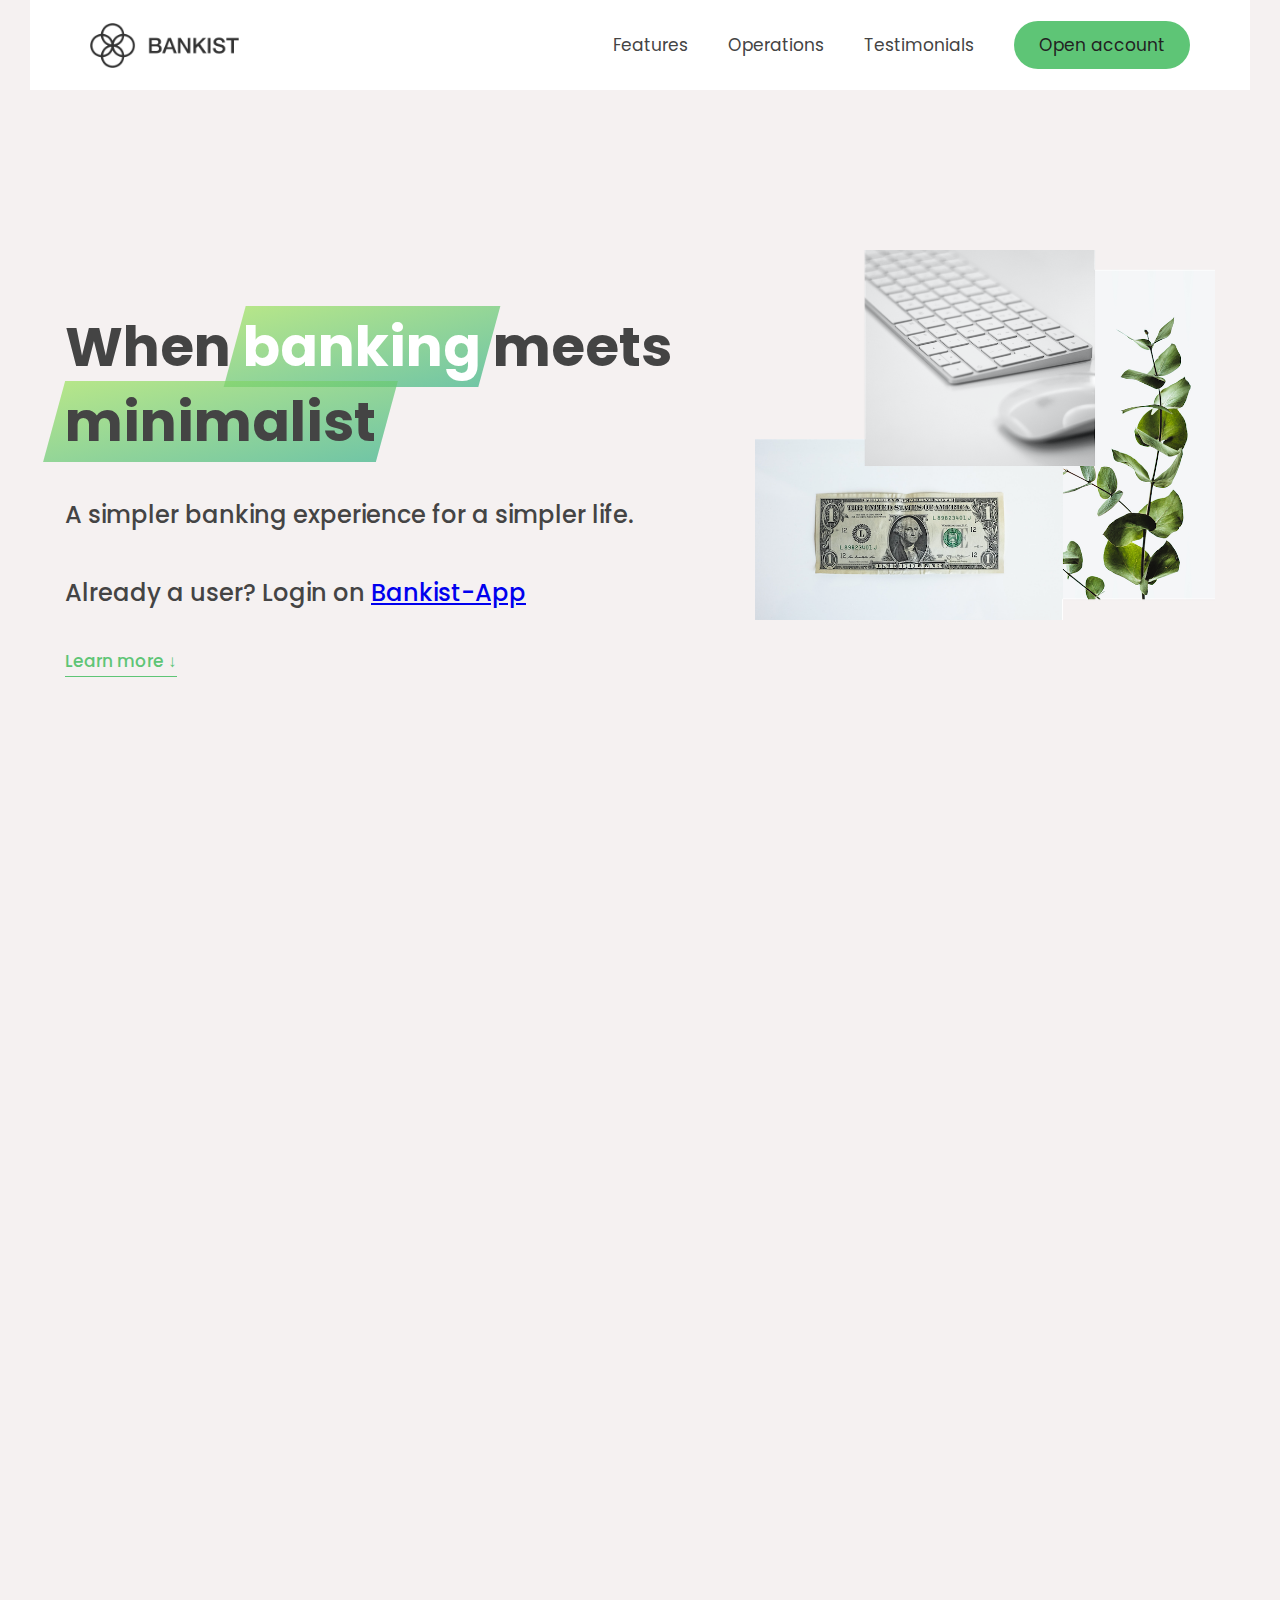
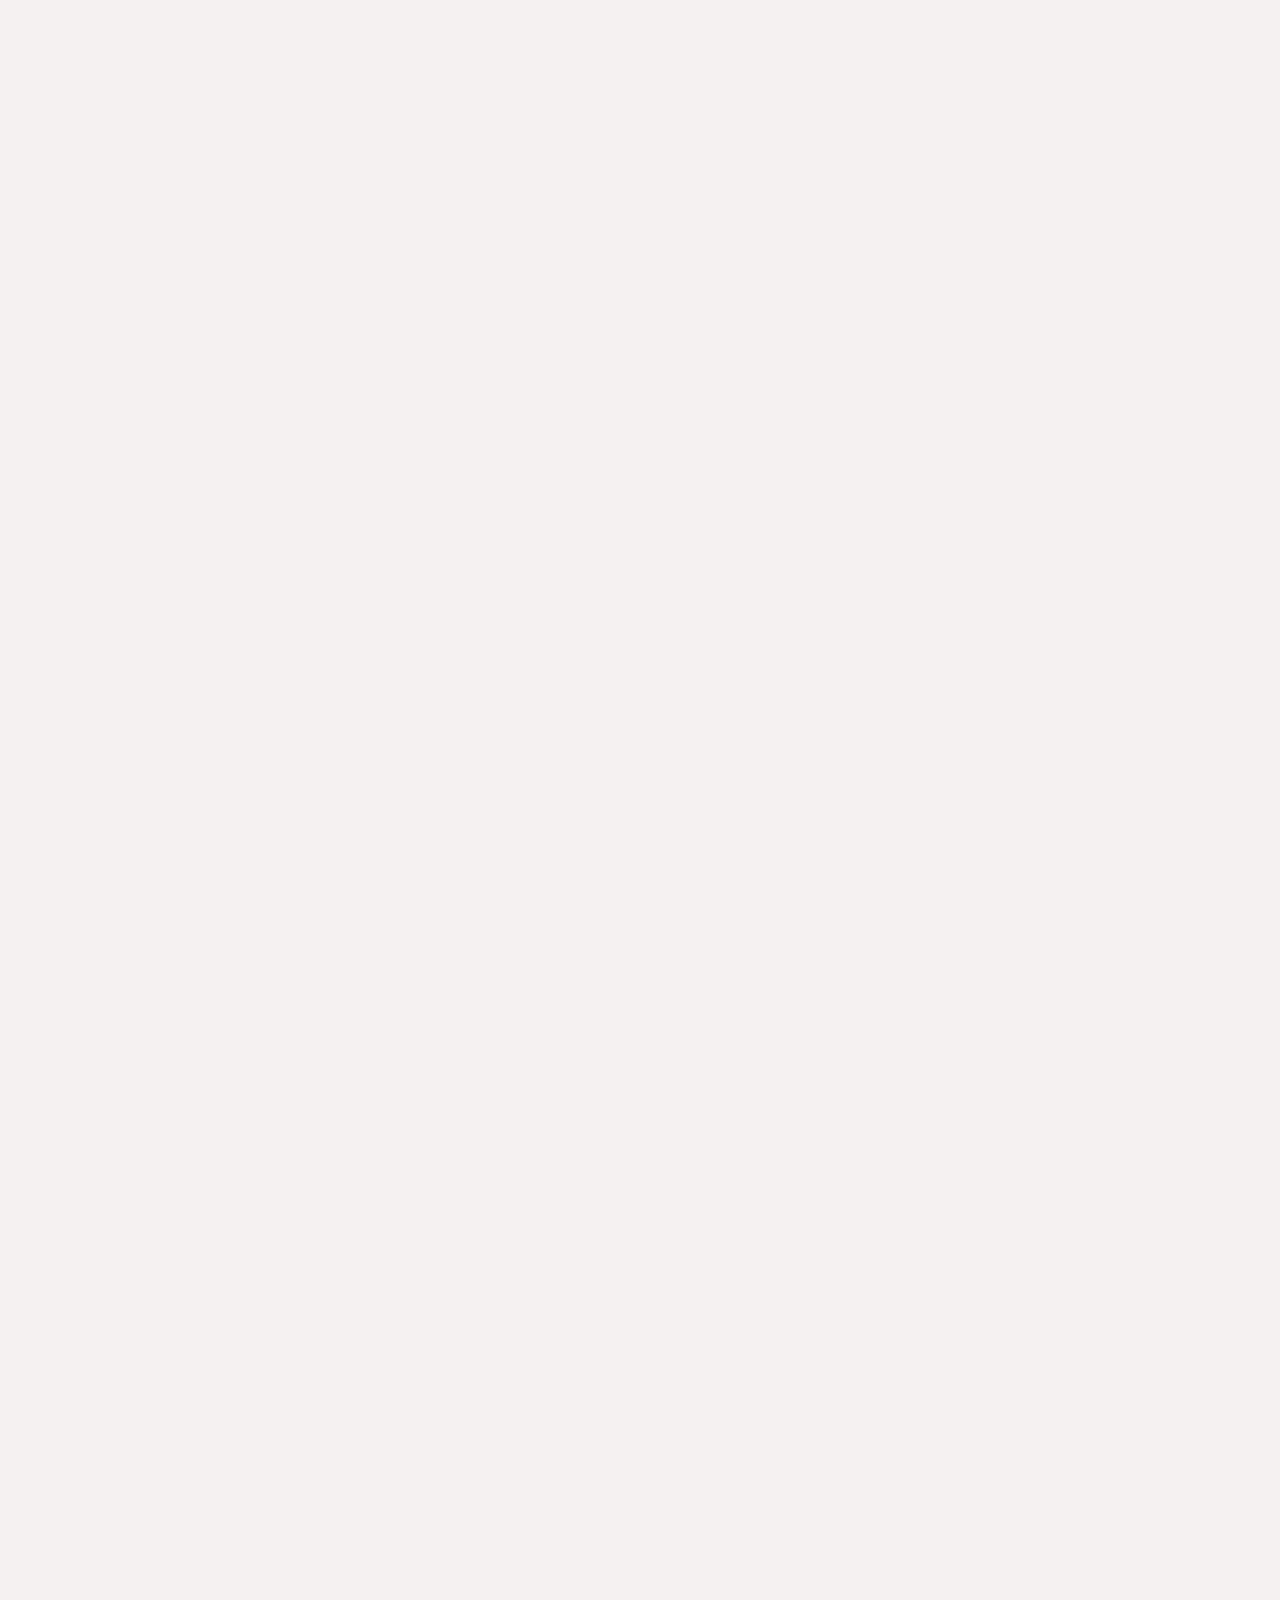
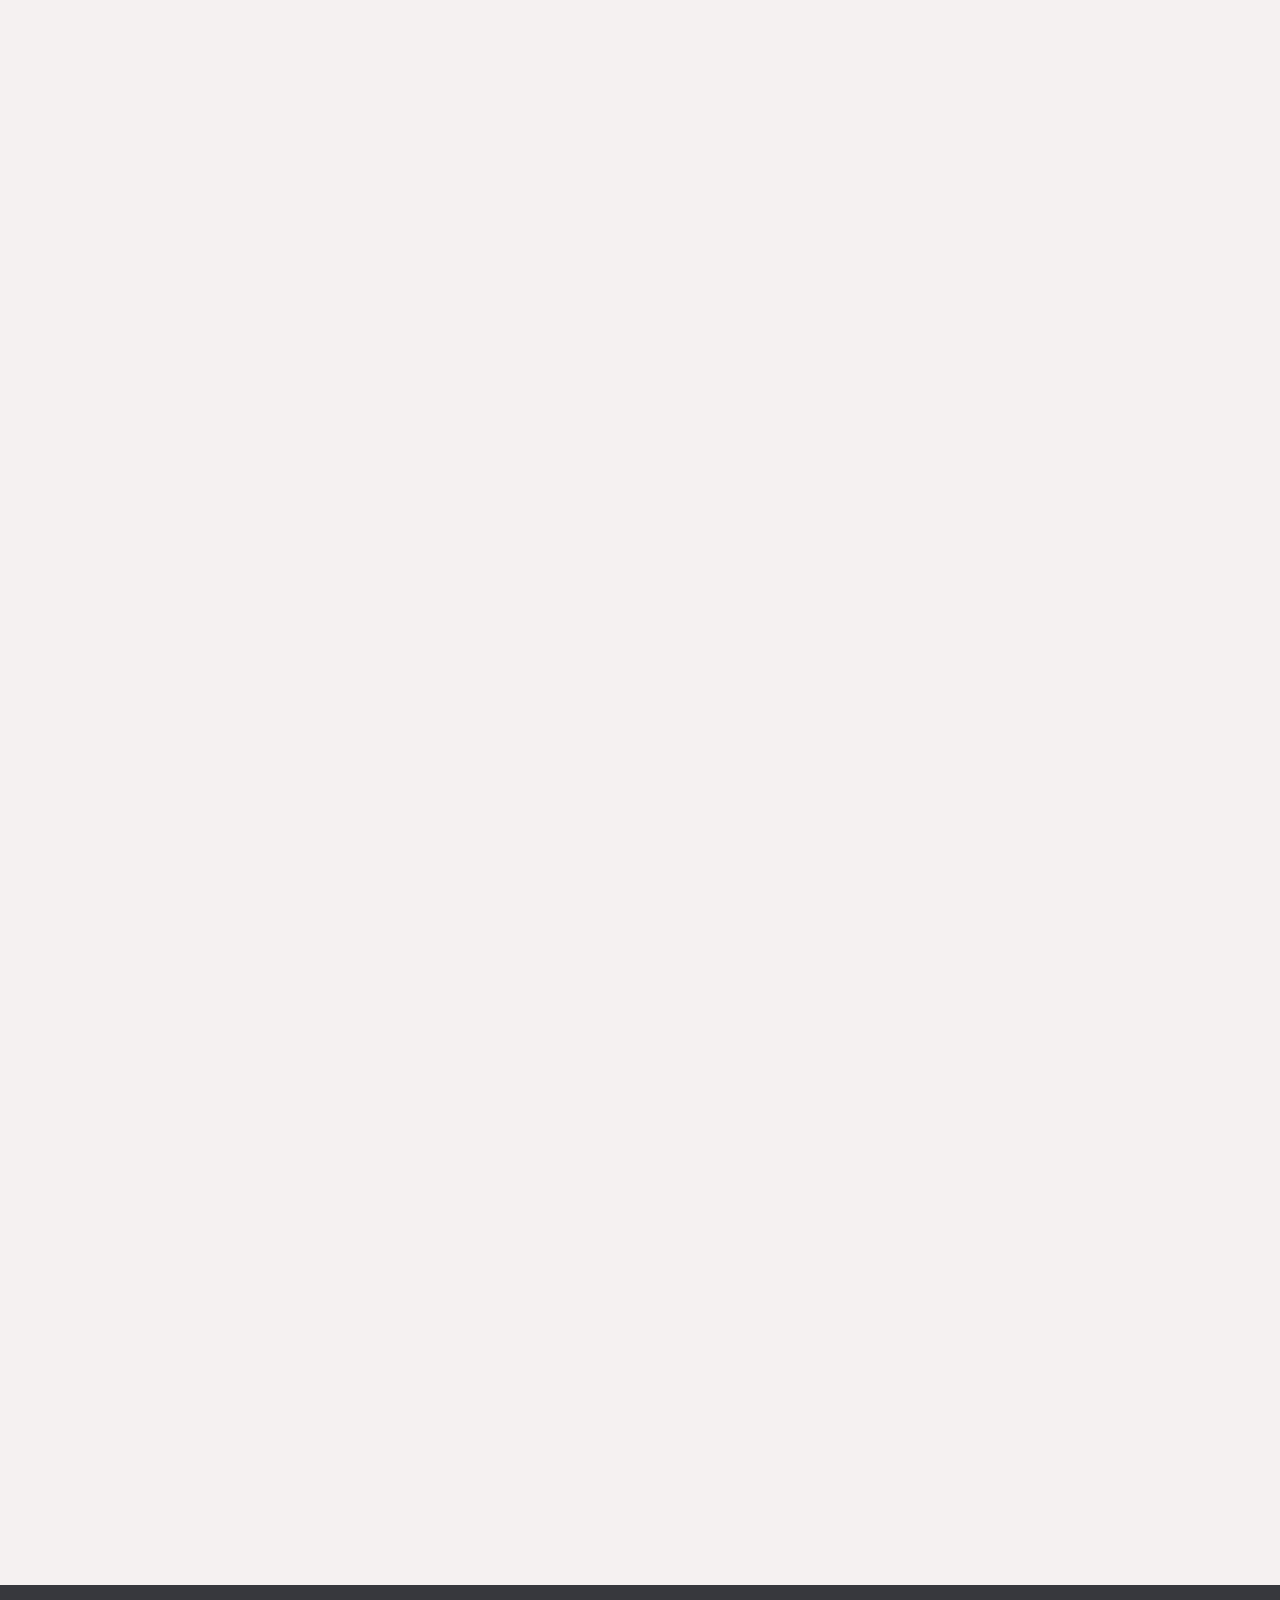
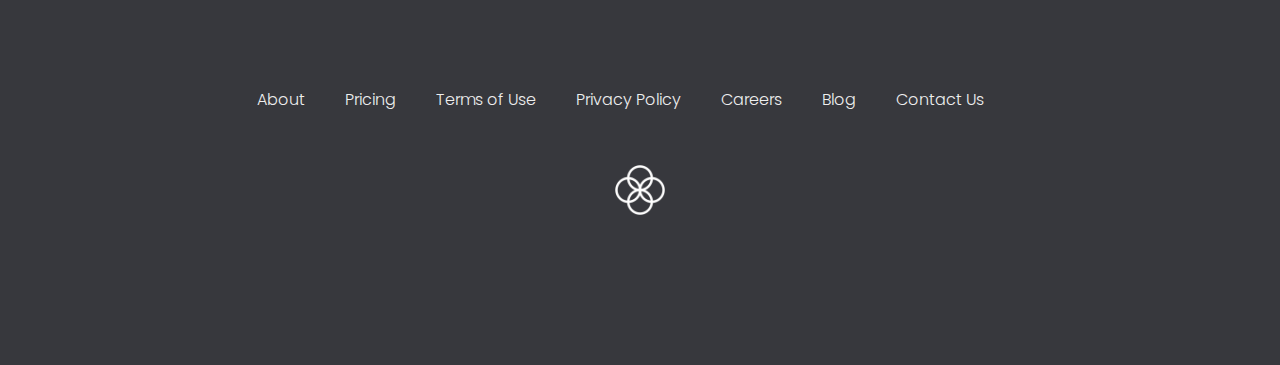
<file: index.html>
<!DOCTYPE html>
<html lang="en">
  <head>
    <meta charset="UTF-8" />
    <meta name="viewport" content="width=device-width, initial-scale=1.0" />
    <meta http-equiv="X-UA-Compatible" content="ie=edge" />
    <link rel="shortcut icon" type="image/png" href="img/icon.png" />

    <link
      href="https://fonts.googleapis.com/css?family=Poppins:300,400,500,600&display=swap"
      rel="stylesheet"
    />
    <link rel="stylesheet" href="style.css" />
    <title>Bankist | When Banking meets Minimalist</title>

    <script defer src="script.js"></script>
  </head>
  <body>
    <header class="header">
      <nav class="nav">
        <img
          src="img/logo.png"
          alt="Bankist logo"
          class="nav__logo"
          id="logo"
          designer="Jonas"
          data-version-number="3.0"
        />
        <ul class="nav__links">
          <li class="nav__item">
            <a class="nav__link" href="#section--1">Features</a>
          </li>
          <li class="nav__item">
            <a class="nav__link" href="#section--2">Operations</a>
          </li>
          <li class="nav__item">
            <a class="nav__link" href="#section--3">Testimonials</a>
          </li>
          <li class="nav__item">
            <a class="nav__link nav__link--btn btn--show-modal" href="#"
              >Open account</a
            >
          </li>
        </ul>
      </nav>

      <div class="header__title">
        <!-- <h1 onclick="alert('HTML alert')"> -->
        <h1>
          When
          <!-- Green highlight effect -->
          <span class="highlight">banking</span>
          meets<br />
          <span class="highlight">minimalist</span>
        </h1>
        <h4>A simpler banking experience for a simpler life.</h4>
        <h4>
          Already a user? Login on
          <a href="https://bankist-app-by-abhishek.netlify.app" target="_blank"
            >Bankist-App</a
          >
        </h4>
        <button class="btn--text btn--scroll-to">Learn more &DownArrow;</button>
        <img
          src="img/hero.png"
          class="header__img"
          alt="Minimalist bank items"
        />
      </div>
    </header>

    <section class="section" id="section--1">
      <div class="section__title">
        <h2 class="section__description">Features</h2>
        <h3 class="section__header">
          Everything you need in a modern bank and more.
        </h3>
      </div>

      <div class="features">
        <img
          src="img/digital-lazy.jpg"
          data-src="img/digital.jpg"
          alt="Computer"
          class="features__img lazy-img"
        />
        <div class="features__feature">
          <div class="features__icon">
            <img src="img/iphone-svgrepo-com.svg" alt="" />
          </div>
          <h5 class="features__header">100% digital bank</h5>
          <p>
            Our 100% digital bank ensures that you can manage your finances
            conveniently and effortlessly. Say goodbye to long queues and
            paperwork. With Bankist, you can transfer money to anyone instantly,
            without any fees or hassle. Whether it's sending money to a friend
            or paying your bills, we've got you covered.
          </p>
        </div>

        <div class="features__feature">
          <div class="features__icon">
            <img src="img/chart-linechart-analytics-svgrepo-com.svg" alt="" />
          </div>
          <h5 class="features__header">Watch your money grow</h5>
          <p>
            Watch your money grow with Bankist. We offer various investment
            options that allow you to maximize your savings. Our intuitive
            analytics and line charts provide insights into your financial
            growth, helping you make informed decisions.
          </p>
        </div>
        <img
          src="img/grow-lazy.jpg"
          data-src="img/grow.jpg"
          alt="Plant"
          class="features__img lazy-img"
        />

        <img
          src="img/card-lazy.jpg"
          data-src="img/card.jpg"
          alt="Credit card"
          class="features__img lazy-img"
        />
        <div class="features__feature">
          <div class="features__icon">
            <img src="img/card-emulator-pro-svgrepo-com.svg" alt="" />
          </div>
          <h5 class="features__header">Free debit card included</h5>
          <p>
            And that's not all. When you open an account with Bankist, you'll
            receive a free debit card. Use it for your everyday transactions and
            enjoy the convenience and security it offers. With Bankist, managing
            your finances has never been easier.
          </p>
        </div>
      </div>
    </section>

    <section class="section" id="section--2">
      <div class="section__title">
        <h2 class="section__description">Operations</h2>
        <h3 class="section__header">
          Everything as simple as possible, but no simpler.
        </h3>
      </div>

      <div class="operations">
        <div class="operations__tab-container">
          <button
            class="btn operations__tab operations__tab--1 operations__tab--active"
            data-tab="1"
          >
            <span>01 </span>Instant Transfers
          </button>
          <button class="btn operations__tab operations__tab--2" data-tab="2">
            <span>02 </span>Instant Loans
          </button>
          <button class="btn operations__tab operations__tab--3" data-tab="3">
            <span>03 </span>Instant Closing
          </button>
        </div>
        <div
          class="operations__content operations__content--1 operations__content--active"
        >
          <div class="operations__icon operations__icon--1">
            <img src="img/transfer-svgrepo-com.svg" alt="" />
          </div>
          <h5 class="operations__header">
            Tranfser money to anyone, instantly! No fees, no BS.
          </h5>
          <p>
            Transferring money to anyone is now easier than ever. Using online
            banking or mobile apps, you can provide the recipient's details,
            confirm the amount, and initiate the transfer securely. Funds are
            sent directly to their bank account or digital wallet, ensuring a
            quick and convenient process with robust security measures in place.
          </p>
        </div>

        <div class="operations__content operations__content--2">
          <div class="operations__icon operations__icon--2">
            <img src="img/home-svgrepo-com.svg" alt="" />
          </div>
          <h5 class="operations__header">
            Buy a home or make your dreams come true, with instant loans.
          </h5>
          <p>
            Turn your dreams into reality with instant loans designed to help
            you buy your dream home. Whether you're a first-time buyer or
            looking to upgrade, our hassle-free process makes it easier than
            ever. With competitive interest rates and flexible repayment
            options, you can quickly secure the funds you need. Say goodbye to
            endless paperwork and long waiting periods – take the first step
            towards homeownership today.
          </p>
        </div>
        <div class="operations__content operations__content--3">
          <div class="operations__icon operations__icon--3">
            <img
              src="img/account-person-profile-uncheck-user-group-svgrepo-com.svg"
              alt=""
            />
          </div>
          <h5 class="operations__header">
            No longer need your account? No problem! Close it instantly.
          </h5>
          <p>
            We understand that circumstances change, and if you no longer need
            your account, we've got you covered. With our hassle-free process,
            you can close your account instantly. Say goodbye to lengthy
            procedures and paperwork – we make it simple and convenient. Whether
            you're switching banks or simply streamlining your finances, closing
            your account has never been easier. Trust us to provide a seamless
            experience from start to finish.
          </p>
        </div>
      </div>
    </section>

    <section class="section" id="section--3">
      <div class="section__title section__title--testimonials">
        <h2 class="section__description">Not sure yet?</h2>
        <h3 class="section__header">
          Millions of Bankists are already making their lifes simpler.
        </h3>
      </div>

      <div class="slider">
        <div class="slide">
          <div class="testimonial">
            <h5 class="testimonial__header">Best financial decision ever!</h5>
            <blockquote class="testimonial__text">
              "Aarav Lynn from San Francisco, USA: Making the switch to Bankist
              has been the best financial decision I've ever made! The
              convenience and ease of managing my money through their
              user-friendly digital interface have truly transformed my banking
              experience. The ability to make instant transfers has been a
              game-changer, allowing me to send money to anyone, anywhere,
              without any delays or complications. Bankist has definitely
              exceeded my expectations."
            </blockquote>
            <address class="testimonial__author">
              <img src="img/user-1.jpg" alt="" class="testimonial__photo" />
              <h6 class="testimonial__name">Aarav Lynn</h6>
              <p class="testimonial__location">San Francisco, USA</p>
            </address>
          </div>
        </div>

        <div class="slide">
          <div class="testimonial">
            <h5 class="testimonial__header">
              The last step to becoming a complete minimalist
            </h5>
            <blockquote class="testimonial__text">
              "Miyah Miles from London, UK: Bankist has been the final piece of
              the puzzle in my journey towards becoming a complete minimalist.
              By embracing Bankist's innovative approach to banking, I've
              simplified my financial life in ways I couldn't have imagined.
              From the intuitive digital platform to the seamless instant
              transfers, every aspect of using Bankist has been a breeze. I
              can't fathom going back to traditional banks and their outdated
              practices."
            </blockquote>
            <address class="testimonial__author">
              <img src="img/user-2.jpg" alt="" class="testimonial__photo" />
              <h6 class="testimonial__name">Miyah Miles</h6>
              <p class="testimonial__location">London, UK</p>
            </address>
          </div>
        </div>

        <div class="slide">
          <div class="testimonial">
            <h5 class="testimonial__header">
              Finally free from old-school banks
            </h5>
            <blockquote class="testimonial__text">
              "Francisco Gomes from Lisbon, Portugal: I am finally free from the
              shackles of old-school banks, thanks to Bankist. Their commitment
              to providing a superior banking experience is evident in every
              aspect of their service. The free debit card they offer has become
              my trusted companion, allowing me to access my funds conveniently
              and securely. Moreover, the instant closing feature has given me
              the flexibility and control over my finances that I've always
              desired. Bankist has truly empowered me to take charge of my
              financial future."
            </blockquote>
            <address class="testimonial__author">
              <img src="img/user-3.jpg" alt="" class="testimonial__photo" />
              <h6 class="testimonial__name">Francisco Gomes</h6>
              <p class="testimonial__location">Lisbon, Portugal</p>
            </address>
          </div>
        </div>

        <button class="slider__btn slider__btn--left">&larr;</button>
        <button class="slider__btn slider__btn--right">&rarr;</button>
        <div class="dots"></div>
      </div>
    </section>

    <section class="section section--sign-up">
      <div class="section__title">
        <h3 class="section__header">
          The best day to join Bankist was one year ago. The second best is
          today!
        </h3>
      </div>
      <button class="btn btn--show-modal">Open your free account today!</button>
    </section>

    <footer class="footer">
      <ul class="footer__nav">
        <li class="footer__item">
          <a class="footer__link" href="#">About</a>
        </li>
        <li class="footer__item">
          <a class="footer__link" href="#">Pricing</a>
        </li>
        <li class="footer__item">
          <a class="footer__link" href="#">Terms of Use</a>
        </li>
        <li class="footer__item">
          <a class="footer__link" href="#">Privacy Policy</a>
        </li>
        <li class="footer__item">
          <a class="footer__link" href="#">Careers</a>
        </li>
        <li class="footer__item">
          <a class="footer__link" href="#">Blog</a>
        </li>
        <li class="footer__item">
          <a class="footer__link" href="#">Contact Us</a>
        </li>
      </ul>
      <img src="img/icon.png" alt="Logo" class="footer__logo" />
    </footer>

    <div class="modal hidden">
      <button class="btn--close-modal">&times;</button>
      <h2 class="modal__header">
        Open your bank account <br />
        in just <span class="highlight">5 minutes</span>
      </h2>
      <form class="modal__form">
        <label>First Name</label>
        <input type="text" />
        <label>Last Name</label>
        <input type="text" />
        <label>Email Address</label>
        <input type="email" />
        <button class="btn">Next step &rarr;</button>
      </form>
    </div>
    <div class="overlay hidden"></div>

    <!-- <script src="script.js"></script> -->
  </body>
</html>
</file>
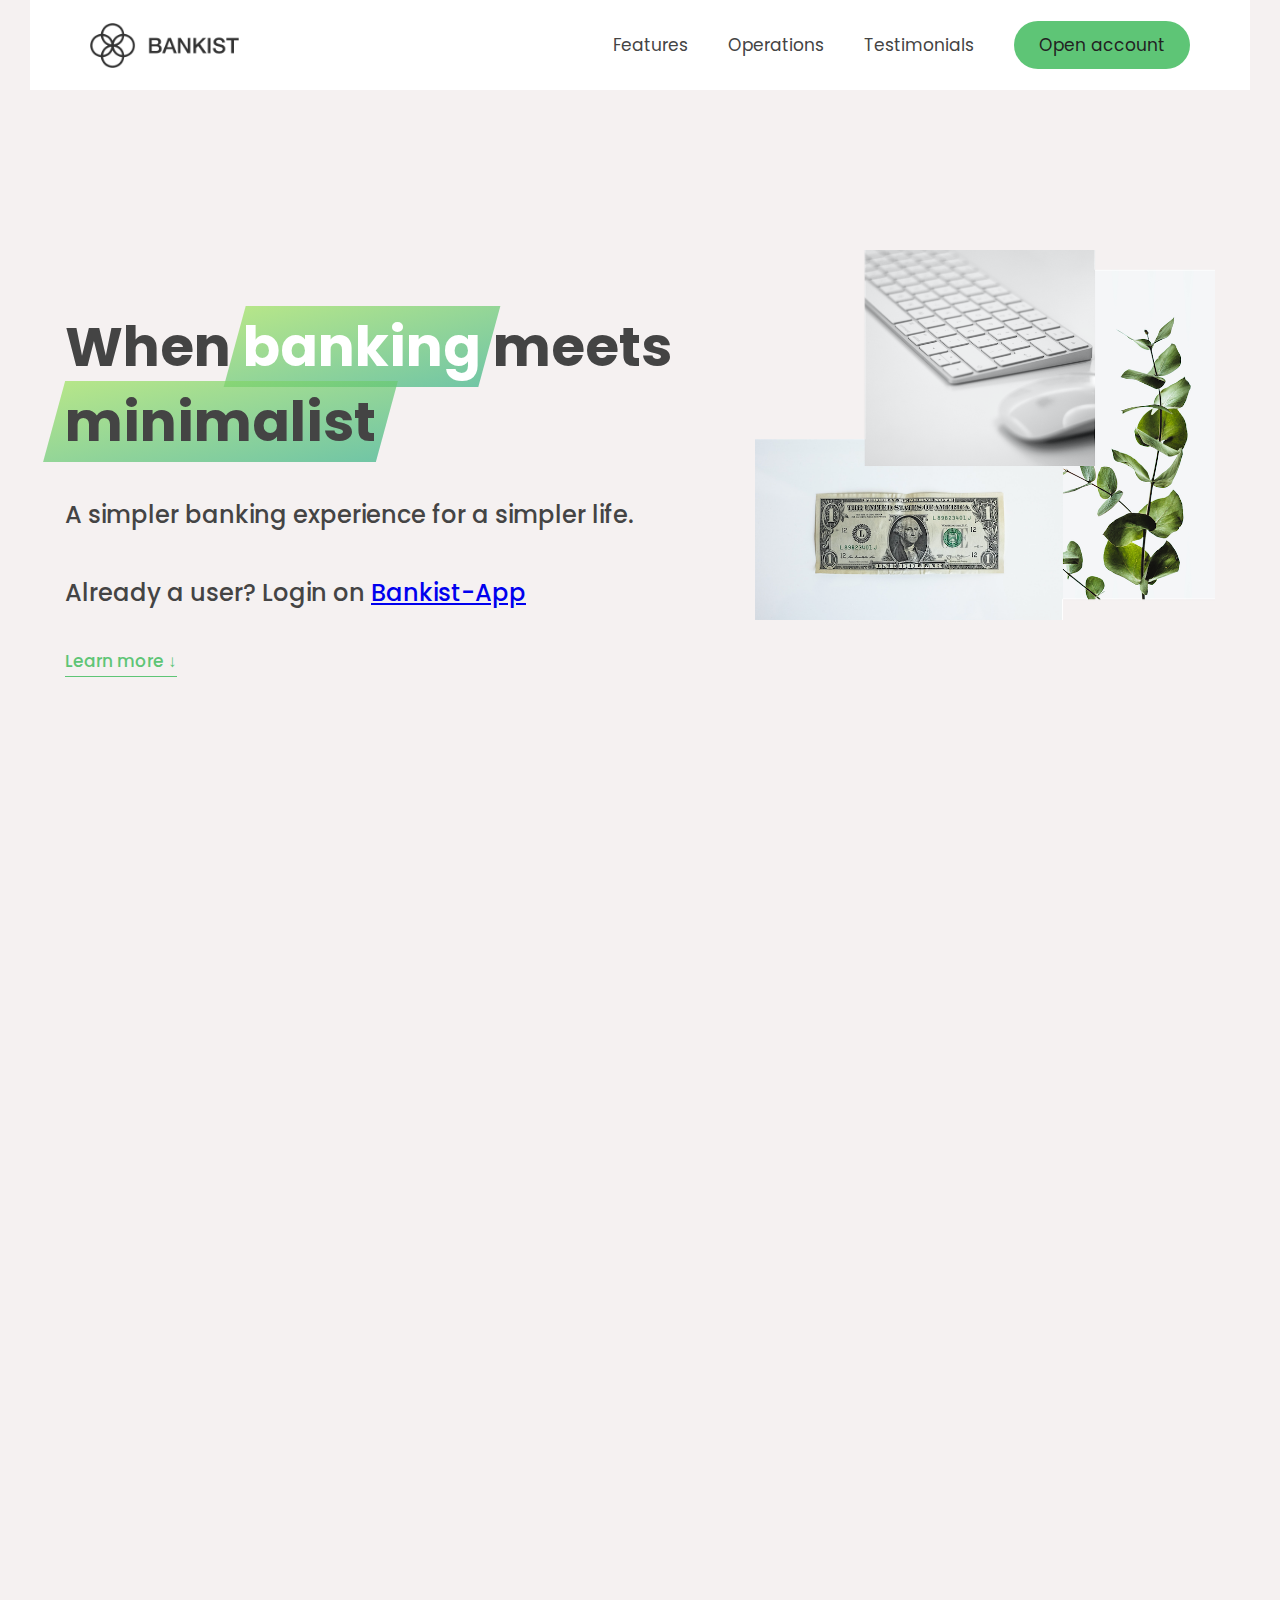
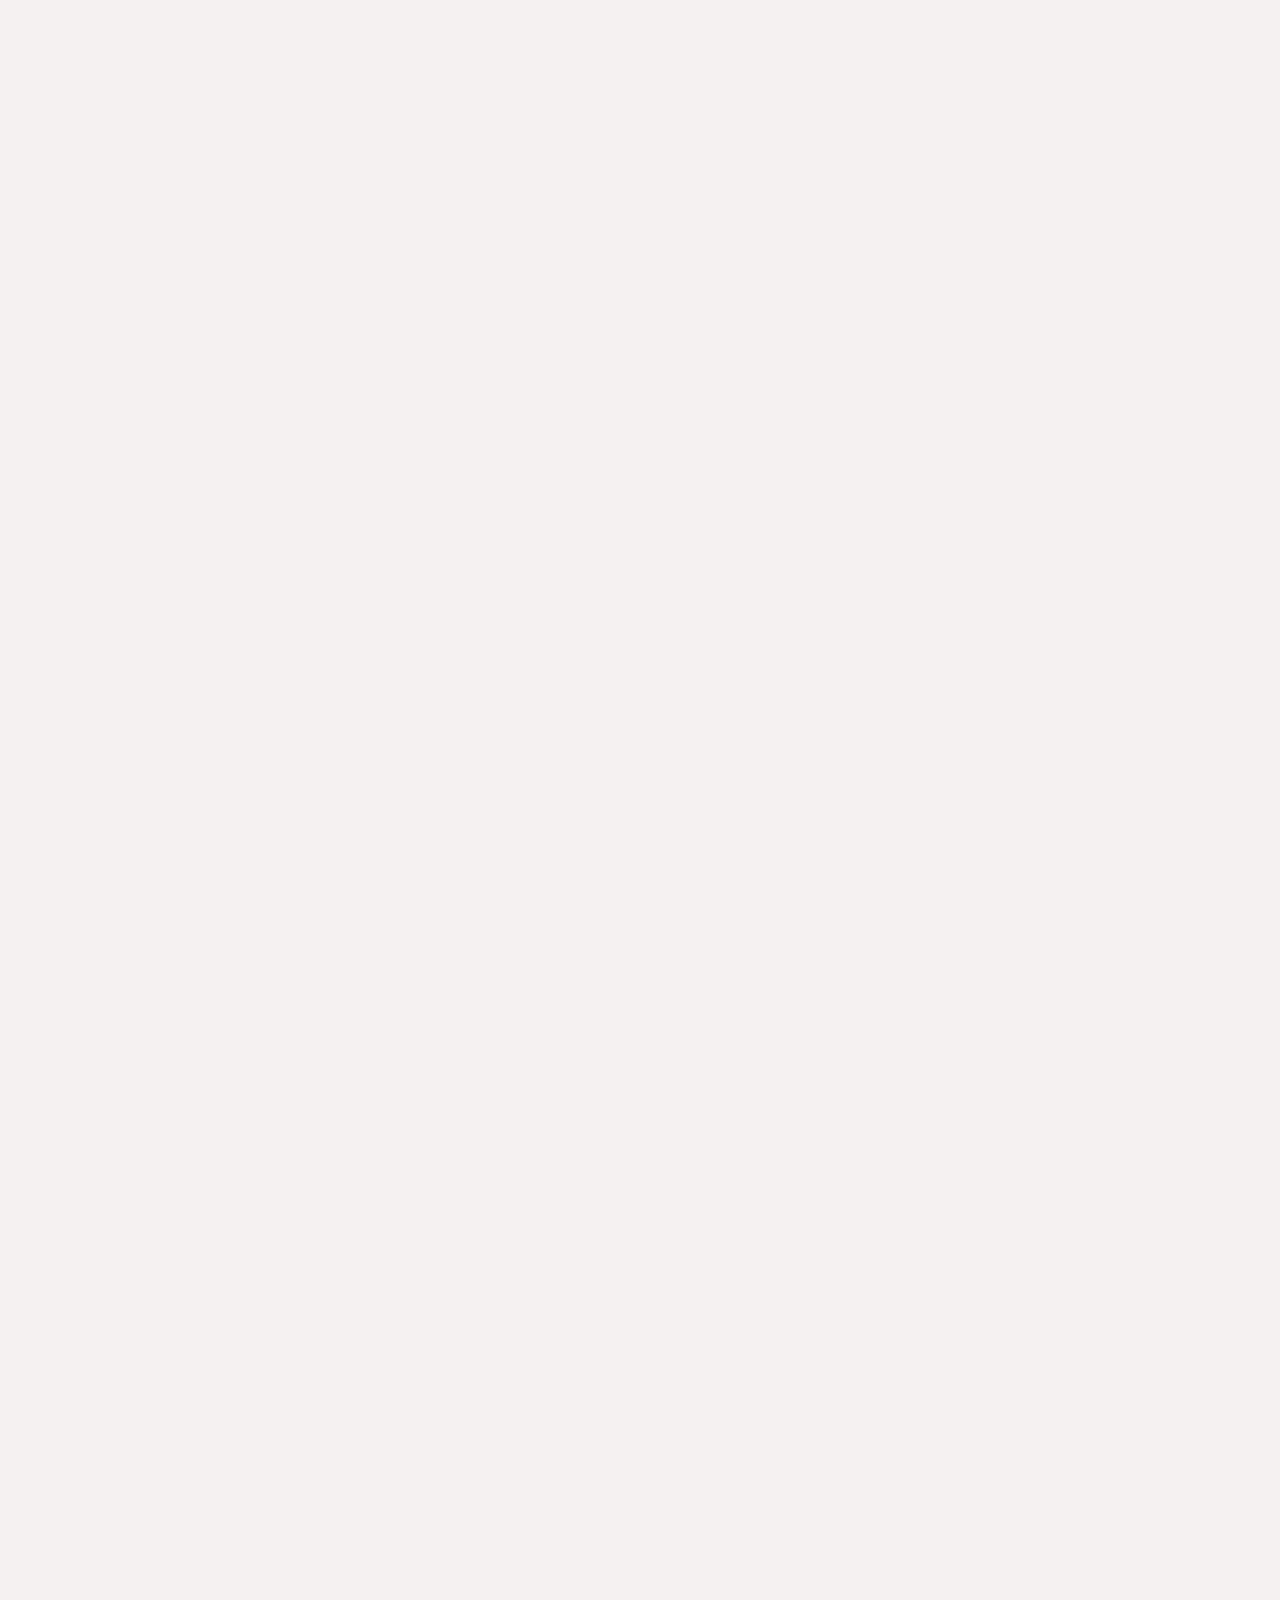
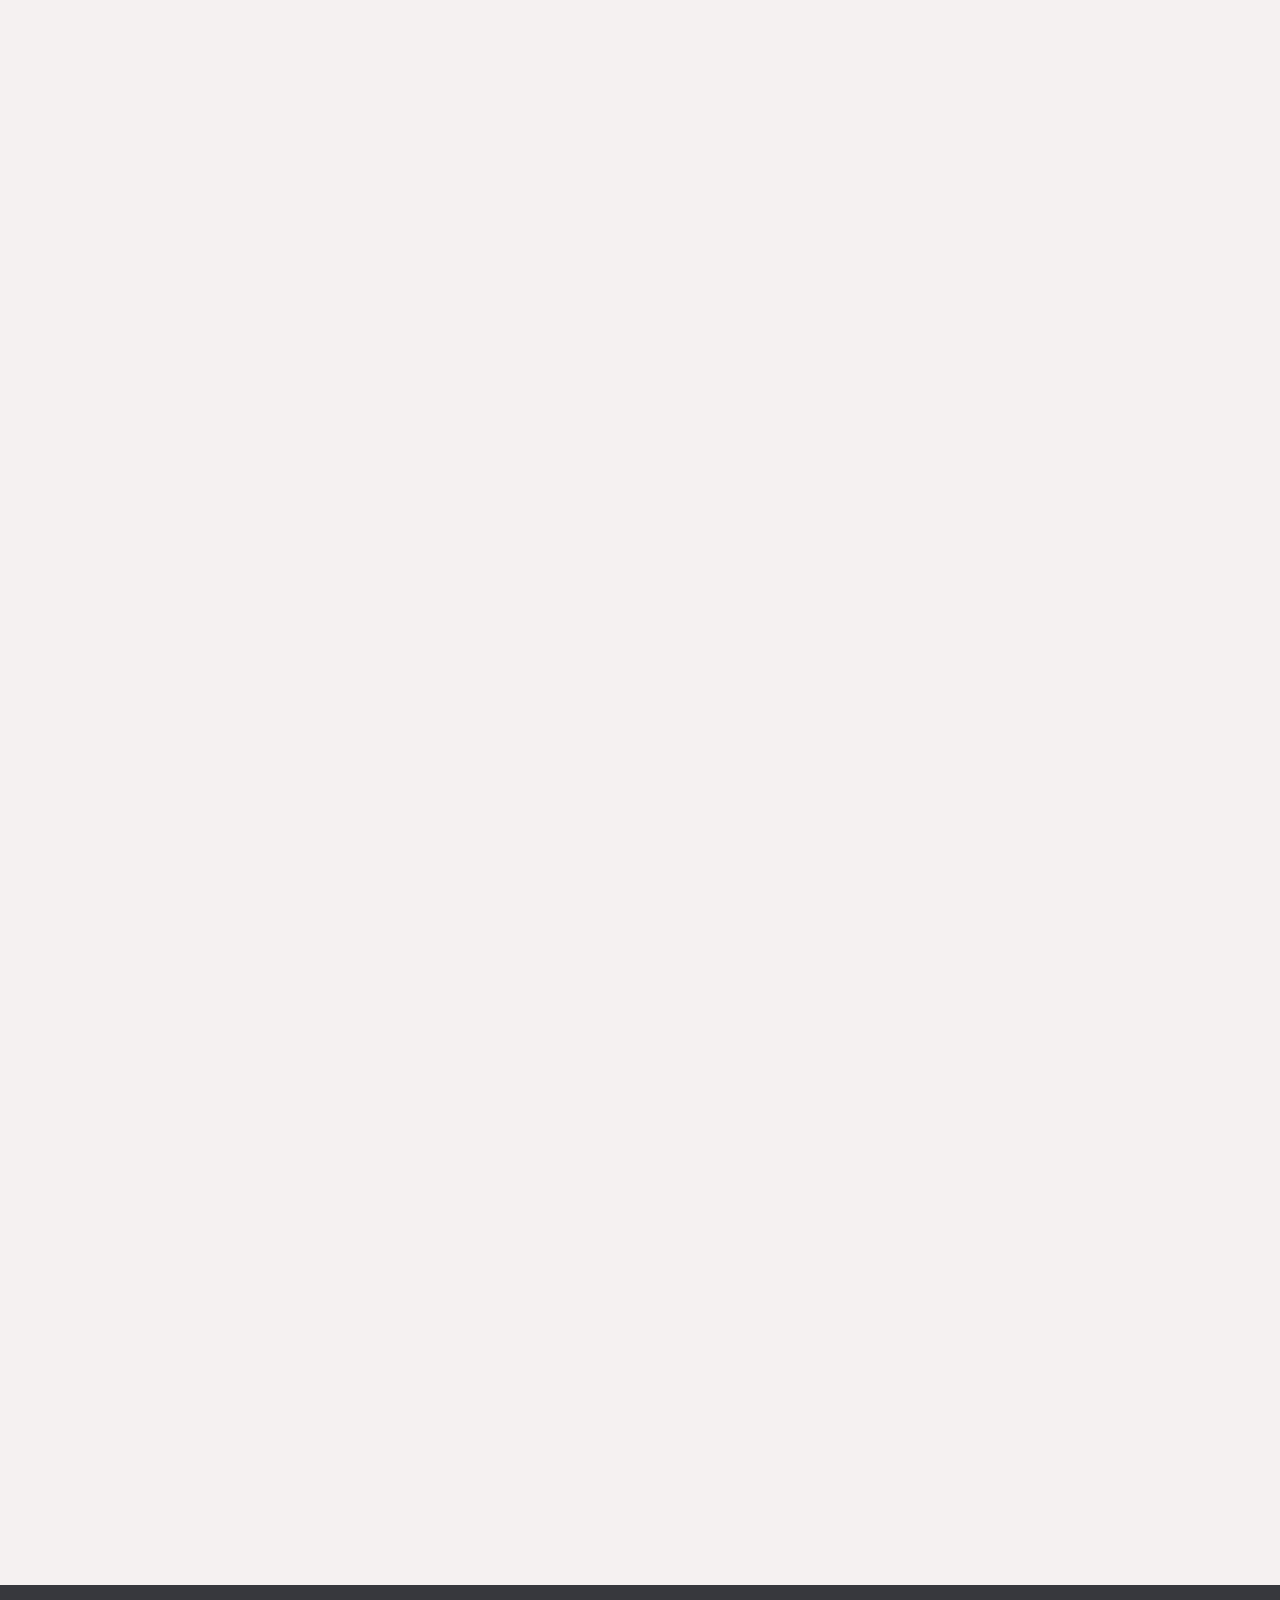
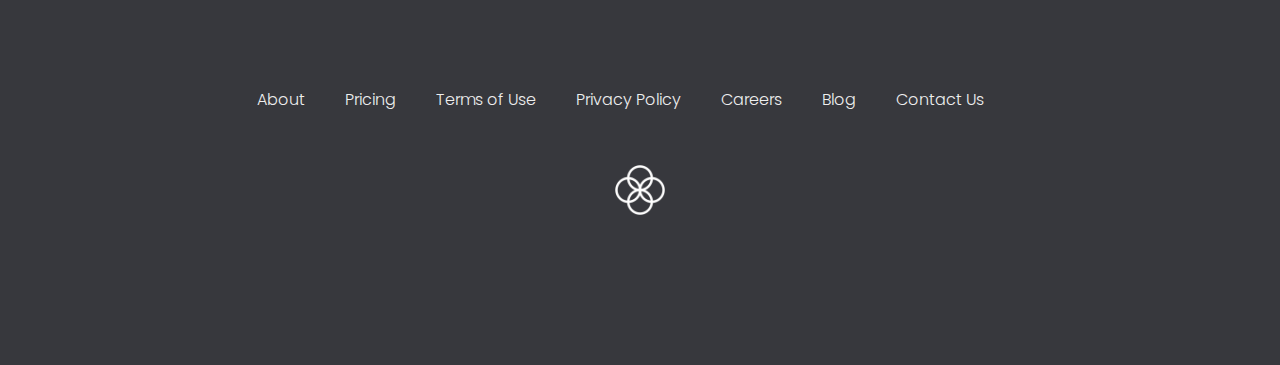
<file: index2.html>
<!DOCTYPE html>
<html lang="en">
  <head>
    <meta charset="UTF-8" />
    <meta name="viewport" content="width=device-width, initial-scale=1.0" />
    <meta http-equiv="X-UA-Compatible" content="ie=edge" />
    <link rel="shortcut icon" type="image/png" href="img/icon.png" />

    <link
      href="https://fonts.googleapis.com/css?family=Poppins:300,400,500,600&display=swap"
      rel="stylesheet"
    />
    <link rel="stylesheet" href="style2.css" />
    <title>Bankist | When Banking meets Minimalist</title>

    <script defer src="script2.js"></script>
  </head>
  <body>
    <header class="header">
      <nav class="nav">
        <img
          src="img/logo.png"
          alt="Bankist logo"
          class="nav__logo"
          id="logo"
          designer="Jonas"
          data-version-number="3.0"
        />
        <ul class="nav__links">
          <li class="nav__item">
            <a class="nav__link" href="#section--1">Features</a>
          </li>
          <li class="nav__item">
            <a class="nav__link" href="#section--2">Operations</a>
          </li>
          <li class="nav__item">
            <a class="nav__link" href="#section--3">Testimonials</a>
          </li>
          <li class="nav__item">
            <a class="nav__link nav__link--btn btn--show-modal" href="#"
              >Open account</a
            >
          </li>
        </ul>
      </nav>

      <div class="header__title">
        <!-- <h1 onclick="alert('HTML alert')"> -->
        <h1>
          When
          <!-- Green highlight effect -->
          <span class="highlight">banking</span>
          meets<br />
          <span class="highlight">minimalist</span>
        </h1>
        <h4>A simpler banking experience for a simpler life.</h4>
        <h4>
          Already a user? Login on
          <a href="https://bankist-app-by-abhishek.netlify.app" target="_blank"
            >Bankist-App</a
          >
        </h4>
        <button class="btn--text btn--scroll-to">Learn more &DownArrow;</button>
        <img
          src="img/hero.png"
          class="header__img"
          alt="Minimalist bank items"
        />
      </div>
    </header>

    <section class="section" id="section--1">
      <div class="section__title">
        <h2 class="section__description">Features</h2>
        <h3 class="section__header">
          Everything you need in a modern bank and more.
        </h3>
      </div>

      <div class="features">
        <img
          src="img/digital-lazy.jpg"
          data-src="img/digital.jpg"
          alt="Computer"
          class="features__img lazy-img"
        />
        <div class="features__feature">
          <div class="features__icon">
            <img src="img/iphone-svgrepo-com.svg" alt="" />
          </div>
          <h5 class="features__header">100% digital bank</h5>
          <p>
            Our 100% digital bank ensures that you can manage your finances
            conveniently and effortlessly. Say goodbye to long queues and
            paperwork. With Bankist, you can transfer money to anyone instantly,
            without any fees or hassle. Whether it's sending money to a friend
            or paying your bills, we've got you covered.
          </p>
        </div>

        <div class="features__feature">
          <div class="features__icon">
            <img src="img/chart-linechart-analytics-svgrepo-com.svg" alt="" />
          </div>
          <h5 class="features__header">Watch your money grow</h5>
          <p>
            Watch your money grow with Bankist. We offer various investment
            options that allow you to maximize your savings. Our intuitive
            analytics and line charts provide insights into your financial
            growth, helping you make informed decisions.
          </p>
        </div>
        <img
          src="img/grow-lazy.jpg"
          data-src="img/grow.jpg"
          alt="Plant"
          class="features__img lazy-img"
        />

        <img
          src="img/card-lazy.jpg"
          data-src="img/card.jpg"
          alt="Credit card"
          class="features__img lazy-img"
        />
        <div class="features__feature">
          <div class="features__icon">
            <img src="img/card-emulator-pro-svgrepo-com.svg" alt="" />
          </div>
          <h5 class="features__header">Free debit card included</h5>
          <p>
            And that's not all. When you open an account with Bankist, you'll
            receive a free debit card. Use it for your everyday transactions and
            enjoy the convenience and security it offers. With Bankist, managing
            your finances has never been easier.
          </p>
        </div>
      </div>
    </section>

    <section class="section" id="section--2">
      <div class="section__title">
        <h2 class="section__description">Operations</h2>
        <h3 class="section__header">
          Everything as simple as possible, but no simpler.
        </h3>
      </div>

      <div class="operations">
        <div class="operations__tab-container">
          <button
            class="btn operations__tab operations__tab--1 operations__tab--active"
            data-tab="1"
          >
            <span>01 </span>Instant Transfers
          </button>
          <button class="btn operations__tab operations__tab--2" data-tab="2">
            <span>02 </span>Instant Loans
          </button>
          <button class="btn operations__tab operations__tab--3" data-tab="3">
            <span>03 </span>Instant Closing
          </button>
        </div>
        <div
          class="operations__content operations__content--1 operations__content--active"
        >
          <div class="operations__icon operations__icon--1">
            <img src="img/transfer-svgrepo-com.svg" alt="" />
          </div>
          <h5 class="operations__header">
            Tranfser money to anyone, instantly! No fees, no BS.
          </h5>
          <p>
            Transferring money to anyone is now easier than ever. Using online
            banking or mobile apps, you can provide the recipient's details,
            confirm the amount, and initiate the transfer securely. Funds are
            sent directly to their bank account or digital wallet, ensuring a
            quick and convenient process with robust security measures in place.
          </p>
        </div>

        <div class="operations__content operations__content--2">
          <div class="operations__icon operations__icon--2">
            <img src="img/home-svgrepo-com.svg" alt="" />
          </div>
          <h5 class="operations__header">
            Buy a home or make your dreams come true, with instant loans.
          </h5>
          <p>
            Turn your dreams into reality with instant loans designed to help
            you buy your dream home. Whether you're a first-time buyer or
            looking to upgrade, our hassle-free process makes it easier than
            ever. With competitive interest rates and flexible repayment
            options, you can quickly secure the funds you need. Say goodbye to
            endless paperwork and long waiting periods – take the first step
            towards homeownership today.
          </p>
        </div>
        <div class="operations__content operations__content--3">
          <div class="operations__icon operations__icon--3">
            <img
              src="img/account-person-profile-uncheck-user-group-svgrepo-com.svg"
              alt=""
            />
          </div>
          <h5 class="operations__header">
            No longer need your account? No problem! Close it instantly.
          </h5>
          <p>
            We understand that circumstances change, and if you no longer need
            your account, we've got you covered. With our hassle-free process,
            you can close your account instantly. Say goodbye to lengthy
            procedures and paperwork – we make it simple and convenient. Whether
            you're switching banks or simply streamlining your finances, closing
            your account has never been easier. Trust us to provide a seamless
            experience from start to finish.
          </p>
        </div>
      </div>
    </section>

    <section class="section" id="section--3">
      <div class="section__title section__title--testimonials">
        <h2 class="section__description">Not sure yet?</h2>
        <h3 class="section__header">
          Millions of Bankists are already making their lifes simpler.
        </h3>
      </div>

      <div class="slider">
        <div class="slide">
          <div class="testimonial">
            <h5 class="testimonial__header">Best financial decision ever!</h5>
            <blockquote class="testimonial__text">
              "Aarav Lynn from San Francisco, USA: Making the switch to Bankist
              has been the best financial decision I've ever made! The
              convenience and ease of managing my money through their
              user-friendly digital interface have truly transformed my banking
              experience. The ability to make instant transfers has been a
              game-changer, allowing me to send money to anyone, anywhere,
              without any delays or complications. Bankist has definitely
              exceeded my expectations."
            </blockquote>
            <address class="testimonial__author">
              <img src="img/user-1.jpg" alt="" class="testimonial__photo" />
              <h6 class="testimonial__name">Aarav Lynn</h6>
              <p class="testimonial__location">San Francisco, USA</p>
            </address>
          </div>
        </div>

        <div class="slide">
          <div class="testimonial">
            <h5 class="testimonial__header">
              The last step to becoming a complete minimalist
            </h5>
            <blockquote class="testimonial__text">
              "Miyah Miles from London, UK: Bankist has been the final piece of
              the puzzle in my journey towards becoming a complete minimalist.
              By embracing Bankist's innovative approach to banking, I've
              simplified my financial life in ways I couldn't have imagined.
              From the intuitive digital platform to the seamless instant
              transfers, every aspect of using Bankist has been a breeze. I
              can't fathom going back to traditional banks and their outdated
              practices."
            </blockquote>
            <address class="testimonial__author">
              <img src="img/user-2.jpg" alt="" class="testimonial__photo" />
              <h6 class="testimonial__name">Miyah Miles</h6>
              <p class="testimonial__location">London, UK</p>
            </address>
          </div>
        </div>

        <div class="slide">
          <div class="testimonial">
            <h5 class="testimonial__header">
              Finally free from old-school banks
            </h5>
            <blockquote class="testimonial__text">
              "Francisco Gomes from Lisbon, Portugal: I am finally free from the
              shackles of old-school banks, thanks to Bankist. Their commitment
              to providing a superior banking experience is evident in every
              aspect of their service. The free debit card they offer has become
              my trusted companion, allowing me to access my funds conveniently
              and securely. Moreover, the instant closing feature has given me
              the flexibility and control over my finances that I've always
              desired. Bankist has truly empowered me to take charge of my
              financial future."
            </blockquote>
            <address class="testimonial__author">
              <img src="img/user-3.jpg" alt="" class="testimonial__photo" />
              <h6 class="testimonial__name">Francisco Gomes</h6>
              <p class="testimonial__location">Lisbon, Portugal</p>
            </address>
          </div>
        </div>

        <button class="slider__btn slider__btn--left">&larr;</button>
        <button class="slider__btn slider__btn--right">&rarr;</button>
        <div class="dots"></div>
      </div>
    </section>

    <section class="section section--sign-up">
      <div class="section__title">
        <h3 class="section__header">
          The best day to join Bankist was one year ago. The second best is
          today!
        </h3>
      </div>
      <button class="btn btn--show-modal">Open your free account today!</button>
    </section>

    <footer class="footer">
      <ul class="footer__nav">
        <li class="footer__item">
          <a class="footer__link" href="#">About</a>
        </li>
        <li class="footer__item">
          <a class="footer__link" href="#">Pricing</a>
        </li>
        <li class="footer__item">
          <a class="footer__link" href="#">Terms of Use</a>
        </li>
        <li class="footer__item">
          <a class="footer__link" href="#">Privacy Policy</a>
        </li>
        <li class="footer__item">
          <a class="footer__link" href="#">Careers</a>
        </li>
        <li class="footer__item">
          <a class="footer__link" href="#">Blog</a>
        </li>
        <li class="footer__item">
          <a class="footer__link" href="#">Contact Us</a>
        </li>
      </ul>
      <img src="img/icon.png" alt="Logo" class="footer__logo" />
    </footer>

    <div class="modal hidden">
      <button class="btn--close-modal">&times;</button>
      <h2 class="modal__header">
        Open your bank account <br />
        in just <span class="highlight">5 minutes</span>
      </h2>
      <form class="modal__form">
        <label>First Name</label>
        <input type="text" />
        <label>Last Name</label>
        <input type="text" />
        <label>Email Address</label>
        <input type="email" />
        <button class="btn">Next step &rarr;</button>
      </form>
    </div>
    <div class="overlay hidden"></div>

    <!-- <script src="script.js"></script> -->
  </body>
</html>
</file>
<file: style.css>
:root {
  --color-primary: #5ec576;
  --color-secondary: #ffcb03;
  --color-tertiary: #ff585f;
  --color-primary-darker: #4bbb7d;
  --color-secondary-darker: #ffbb00;
  --color-tertiary-darker: #fd424b;
  --color-primary-opacity: #5ec5763a;
  --color-secondary-opacity: #ffcd0331;
  --color-tertiary-opacity: #ff58602d;
  --gradient-primary: linear-gradient(to top left, #39b385, #9be15d);
  --gradient-secondary: linear-gradient(to top left, #ffb003, #ffcb03);
}

* {
  margin: 0;
  padding: 0;
  box-sizing: inherit;
}

html {
  font-size: 62.5%;
  box-sizing: border-box;
}

body {
  font-family: "Poppins", sans-serif;
  font-weight: 300;
  color: #444;
  line-height: 1.9;
  background-color: #f5f1f1;
}

/* GENERAL ELEMENTS */
.section {
  padding: 15rem 3rem;
  border-top: 1px solid #ddd;

  transition: transform 1s, opacity 1s;
}

.section--hidden {
  opacity: 0;
  transform: translateY(8rem);
}

.section__title {
  max-width: 80rem;
  margin: 0 auto 8rem auto;
}

.section__description {
  font-size: 1.8rem;
  font-weight: 600;
  text-transform: uppercase;
  color: var(--color-primary);
  margin-bottom: 1rem;
}

.section__header {
  font-size: 4rem;
  line-height: 1.3;
  font-weight: 500;
}

.btn {
  display: inline-block;
  background-color: var(--color-primary);
  font-size: 1.6rem;
  font-family: inherit;
  font-weight: 500;
  border: none;
  padding: 1.25rem 4.5rem;
  border-radius: 10rem;
  cursor: pointer;
  transition: all 0.3s;
}

.btn:hover {
  background-color: var(--color-primary-darker);
}

.btn--text {
  display: inline-block;
  background: none;
  font-size: 1.7rem;
  font-family: inherit;
  font-weight: 500;
  color: var(--color-primary);
  border: none;
  border-bottom: 1px solid currentColor;
  padding-bottom: 2px;
  cursor: pointer;
  transition: all 0.3s;
}

p {
  color: #666;
}

button:focus {
  outline: none;
}

img {
  transition: filter 0.5s;
}

.lazy-img {
  filter: blur(20px);
}

/* NAVIGATION */
.nav {
  display: flex;
  justify-content: space-between;
  align-items: center;
  height: 9rem;
  width: 100%;
  padding: 0 6rem;
  z-index: 100;
  background-color: white;
}

/* nav and stickly class at the same time */
.nav.sticky {
  position: fixed;
  background-color: white;
}

.nav__logo {
  height: 4.5rem;
  transition: all 0.3s;
}

.nav__links {
  display: flex;
  align-items: center;
  list-style: none;
}

.nav__item {
  margin-left: 4rem;
}

.nav__link:link,
.nav__link:visited {
  font-size: 1.7rem;
  font-weight: 400;
  color: inherit;
  text-decoration: none;
  display: block;
  transition: all 0.3s;
}

.nav__link--btn:link,
.nav__link--btn:visited {
  padding: 0.8rem 2.5rem;
  border-radius: 3rem;
  background-color: var(--color-primary);
  color: #222;
}

.nav__link--btn:hover,
.nav__link--btn:active {
  color: inherit;
  background-color: var(--color-primary-darker);
  color: #333;
}

/* HEADER */
.header {
  padding: 0 3rem;
  height: 100vh;
  display: flex;
  flex-direction: column;
  align-items: center;
}

.header__title {
  flex: 1;

  max-width: 115rem;
  display: grid;
  grid-template-columns: 3fr 2fr;
  row-gap: 3rem;
  align-content: center;
  justify-content: center;

  align-items: start;
  justify-items: start;
}

h1 {
  font-size: 5.5rem;
  line-height: 1.35;
}

h4 {
  font-size: 2.4rem;
  font-weight: 500;
}

.header__img {
  width: 100%;
  grid-column: 2 / 3;
  grid-row: 1 / span 4;
  transform: translateY(-6rem);
}

.highlight {
  position: relative;
}

.highlight::after {
  display: block;
  content: "";
  position: absolute;
  bottom: 0;
  left: 0;
  height: 100%;
  width: 100%;
  z-index: -1;
  opacity: 0.7;
  transform: scale(1.07, 1.05) skewX(-15deg);
  background-image: var(--gradient-primary);
}

/* FEATURES */
.features {
  display: grid;
  grid-template-columns: 1fr 1fr;
  gap: 4rem;
  margin: 0 12rem;
}

.features__img {
  width: 100%;
}

.features__feature {
  align-self: center;
  justify-self: center;
  width: 70%;
  font-size: 1.5rem;
}

.features__icon {
  display: flex;
  align-items: center;
  justify-content: center;
  background-color: var(--color-primary-opacity);
  height: 5.5rem;
  width: 5.5rem;
  border-radius: 50%;
  margin-bottom: 2rem;
}

.features__icon img {
  height: 2.5rem;
  width: 2.5rem;
  fill: var(--color-primary);
}

.features__header {
  font-size: 2rem;
  margin-bottom: 1rem;
}

/* OPERATIONS */
.operations {
  max-width: 100rem;
  margin: 12rem auto 0 auto;

  background-color: #fff;
}

.operations__tab-container {
  display: flex;
  justify-content: center;
}

.operations__tab {
  margin-right: 2.5rem;
  transform: translateY(-50%);
}

.operations__tab span {
  margin-right: 1rem;
  font-weight: 600;
  display: inline-block;
}

.operations__tab--1 {
  background-color: var(--color-secondary);
}

.operations__tab--1:hover {
  background-color: var(--color-secondary-darker);
}

.operations__tab--3 {
  background-color: var(--color-tertiary);
  margin: 0;
}

.operations__tab--3:hover {
  background-color: var(--color-tertiary-darker);
}

.operations__tab--active {
  transform: translateY(-66%);
}

.operations__content {
  display: none;

  /* JUST PRESENTATIONAL */
  font-size: 1.7rem;
  padding: 2.5rem 7rem 6.5rem 7rem;
}

.operations__content--active {
  display: grid;
  grid-template-columns: 7rem 1fr;
  column-gap: 3rem;
  row-gap: 0.5rem;
}

.operations__header {
  font-size: 2.25rem;
  font-weight: 500;
  align-self: center;
}

.operations__icon {
  display: flex;
  align-items: center;
  justify-content: center;
  height: 7rem;
  width: 7rem;
  border-radius: 50%;
}

.operations__icon img {
  height: 2.75rem;
  width: 2.75rem;
}

.operations__content p {
  grid-column: 2;
}

.operations__icon--1 {
  background-color: var(--color-secondary-opacity);
}
.operations__icon--2 {
  background-color: var(--color-primary-opacity);
}
.operations__icon--3 {
  background-color: var(--color-tertiary-opacity);
}
.operations__icon--1 img {
  fill: var(--color-secondary-darker);
}
.operations__icon--2 img {
  fill: var(--color-primary);
}
.operations__icon--3 img {
  fill: var(--color-tertiary);
}

/* SLIDER */
.slider {
  max-width: 100rem;
  height: 50rem;
  margin: 0 auto;
  position: relative;

  /* IN THE END */
  overflow: hidden;
}

.slide {
  position: absolute;
  top: 0;
  width: 100%;
  height: 50rem;

  display: flex;
  align-items: center;
  justify-content: center;

  /* THIS creates the animation! */
  transition: transform 1s;
}

.slide > img {
  /* Only for images that have different size than slide */
  width: 100%;
  height: 100%;
  object-fit: cover;
}

.slider__btn {
  position: absolute;
  top: 50%;
  z-index: 10;

  border: none;
  background: rgba(255, 255, 255, 0.7);
  font-family: inherit;
  color: #333;
  border-radius: 50%;
  height: 5.5rem;
  width: 5.5rem;
  font-size: 3.25rem;
  cursor: pointer;
}

.slider__btn--left {
  left: 6%;
  transform: translate(-50%, -50%);
}

.slider__btn--right {
  right: 6%;
  transform: translate(50%, -50%);
}

.dots {
  position: absolute;
  bottom: 5%;
  left: 50%;
  transform: translateX(-50%);
  display: flex;
}

.dots__dot {
  border: none;
  background-color: #b9b9b9;
  opacity: 0.7;
  height: 1rem;
  width: 1rem;
  border-radius: 50%;
  margin-right: 1.75rem;
  cursor: pointer;
  transition: all 0.5s;

  /* Only necessary when overlying images */
  /* box-shadow: 0 0.6rem 1.5rem rgba(0, 0, 0, 0.7); */
}

.dots__dot:last-child {
  margin: 0;
}

.dots__dot--active {
  /* background-color: #fff; */
  background-color: #888;
  opacity: 1;
}

/* TESTIMONIALS */
.testimonial {
  width: 65%;
  position: relative;
}

.testimonial::before {
  content: "\201C";
  position: absolute;
  top: -5.7rem;
  left: -6.8rem;
  line-height: 1;
  font-size: 20rem;
  font-family: inherit;
  color: var(--color-primary);
  z-index: -1;
}

.testimonial__header {
  font-size: 2.25rem;
  font-weight: 500;
  margin-bottom: 1.5rem;
}

.testimonial__text {
  font-size: 1.7rem;
  margin-bottom: 3.5rem;
  color: #666;
}

.testimonial__author {
  margin-left: 3rem;
  font-style: normal;

  display: grid;
  grid-template-columns: 6.5rem 1fr;
  column-gap: 2rem;
}

.testimonial__photo {
  grid-row: 1 / span 2;
  width: 6.5rem;
  border-radius: 50%;
}

.testimonial__name {
  font-size: 1.7rem;
  font-weight: 500;
  align-self: end;
  margin: 0;
}

.testimonial__location {
  font-size: 1.5rem;
}

.section__title--testimonials {
  margin-bottom: 4rem;
}

/* SIGNUP */
.section--sign-up {
  background-color: #37383d;
  border-top: none;
  border-bottom: 1px solid #444;
  text-align: center;
  padding: 10rem 3rem;
}

.section--sign-up .section__header {
  color: #fff;
  text-align: center;
}

.section--sign-up .section__title {
  margin-bottom: 6rem;
}

.section--sign-up .btn {
  font-size: 1.9rem;
  padding: 2rem 5rem;
}

/* FOOTER */
.footer {
  padding: 10rem 3rem;
  background-color: #37383d;
}

.footer__nav {
  list-style: none;
  display: flex;
  justify-content: center;
  margin-bottom: 5rem;
}

.footer__item {
  margin-right: 4rem;
}

.footer__link {
  font-size: 1.6rem;
  color: #eee;
  text-decoration: none;
}

.footer__logo {
  height: 5rem;
  display: block;
  margin: 0 auto;
  margin-bottom: 5rem;
}

.footer__copyright {
  font-size: 1.4rem;
  color: #aaa;
  text-align: center;
}

.footer__copyright .footer__link {
  font-size: 1.4rem;
}

/* MODAL WINDOW */
.modal {
  position: fixed;
  top: 50%;
  left: 50%;
  transform: translate(-50%, -50%);
  max-width: 60rem;
  background-color: #f3f3f3;
  padding: 5rem 6rem;
  box-shadow: 0 4rem 6rem rgba(0, 0, 0, 0.3);
  z-index: 1000;
  transition: all 0.5s;
}

.overlay {
  position: fixed;
  top: 0;
  left: 0;
  width: 100%;
  height: 100%;
  background-color: rgba(0, 0, 0, 0.5);
  backdrop-filter: blur(4px);
  z-index: 100;
  transition: all 0.5s;
}

.modal__header {
  font-size: 3.25rem;
  margin-bottom: 4.5rem;
  line-height: 1.5;
}

.modal__form {
  margin: 0 3rem;
  display: grid;
  grid-template-columns: 1fr 2fr;
  align-items: center;
  gap: 2.5rem;
}

.modal__form label {
  font-size: 1.7rem;
  font-weight: 500;
}

.modal__form input {
  font-size: 1.7rem;
  padding: 1rem 1.5rem;
  border: 1px solid #ddd;
  border-radius: 0.5rem;
}

.modal__form button {
  grid-column: 1 / span 2;
  justify-self: center;
  margin-top: 1rem;
}

.btn--close-modal {
  font-family: inherit;
  color: inherit;
  position: absolute;
  top: 0.5rem;
  right: 2rem;
  font-size: 4rem;
  cursor: pointer;
  border: none;
  background: none;
}

.hidden {
  visibility: hidden;
  opacity: 0;
}

/* COOKIE MESSAGE */
.cookie-message {
  display: flex;
  align-items: center;
  justify-content: space-evenly;
  width: 100%;
  background-color: white;
  color: #bbb;
  font-size: 1.5rem;
  font-weight: 400;
}
</file>
<file: style2.css>
:root {
  --color-primary: #5ec576;
  --color-secondary: #ffcb03;
  --color-tertiary: #ff585f;
  --color-primary-darker: #4bbb7d;
  --color-secondary-darker: #ffbb00;
  --color-tertiary-darker: #fd424b;
  --color-primary-opacity: #5ec5763a;
  --color-secondary-opacity: #ffcd0331;
  --color-tertiary-opacity: #ff58602d;
  --gradient-primary: linear-gradient(to top left, #39b385, #9be15d);
  --gradient-secondary: linear-gradient(to top left, #ffb003, #ffcb03);
}

* {
  margin: 0;
  padding: 0;
  box-sizing: inherit;
}

html {
  font-size: 62.5%;
  box-sizing: border-box;
}

body {
  font-family: "Poppins", sans-serif;
  font-weight: 300;
  color: #444;
  line-height: 1.9;
  background-color: #f5f1f1;
}

/* GENERAL ELEMENTS */
.section {
  padding: 15rem 3rem;
  border-top: 1px solid #ddd;

  transition: transform 1s, opacity 1s;
}

.section--hidden {
  opacity: 0;
  transform: translateY(8rem);
}

.section__title {
  max-width: 80rem;
  margin: 0 auto 8rem auto;
}

.section__description {
  font-size: 1.8rem;
  font-weight: 600;
  text-transform: uppercase;
  color: var(--color-primary);
  margin-bottom: 1rem;
}

.section__header {
  font-size: 4rem;
  line-height: 1.3;
  font-weight: 500;
}

.btn {
  display: inline-block;
  background-color: var(--color-primary);
  font-size: 1.6rem;
  font-family: inherit;
  font-weight: 500;
  border: none;
  padding: 1.25rem 4.5rem;
  border-radius: 10rem;
  cursor: pointer;
  transition: all 0.3s;
}

.btn:hover {
  background-color: var(--color-primary-darker);
}

.btn--text {
  display: inline-block;
  background: none;
  font-size: 1.7rem;
  font-family: inherit;
  font-weight: 500;
  color: var(--color-primary);
  border: none;
  border-bottom: 1px solid currentColor;
  padding-bottom: 2px;
  cursor: pointer;
  transition: all 0.3s;
}

p {
  color: #666;
}

button:focus {
  outline: none;
}

img {
  transition: filter 0.5s;
}

.lazy-img {
  filter: blur(20px);
}

/* NAVIGATION */
.nav {
  display: flex;
  justify-content: space-between;
  align-items: center;
  height: 9rem;
  width: 100%;
  padding: 0 6rem;
  z-index: 100;
  background-color: white;
}

/* nav and stickly class at the same time */
.nav.sticky {
  position: fixed;
  background-color: white;
}

.nav__logo {
  height: 4.5rem;
  transition: all 0.3s;
}

.nav__links {
  display: flex;
  align-items: center;
  list-style: none;
}

.nav__item {
  margin-left: 4rem;
}

.nav__link:link,
.nav__link:visited {
  font-size: 1.7rem;
  font-weight: 400;
  color: inherit;
  text-decoration: none;
  display: block;
  transition: all 0.3s;
}

.nav__link--btn:link,
.nav__link--btn:visited {
  padding: 0.8rem 2.5rem;
  border-radius: 3rem;
  background-color: var(--color-primary);
  color: #222;
}

.nav__link--btn:hover,
.nav__link--btn:active {
  color: inherit;
  background-color: var(--color-primary-darker);
  color: #333;
}

/* HEADER */
.header {
  padding: 0 3rem;
  height: 100vh;
  display: flex;
  flex-direction: column;
  align-items: center;
}

.header__title {
  flex: 1;

  max-width: 115rem;
  display: grid;
  grid-template-columns: 3fr 2fr;
  row-gap: 3rem;
  align-content: center;
  justify-content: center;

  align-items: start;
  justify-items: start;
}

h1 {
  font-size: 5.5rem;
  line-height: 1.35;
}

h4 {
  font-size: 2.4rem;
  font-weight: 500;
}

.header__img {
  width: 100%;
  grid-column: 2 / 3;
  grid-row: 1 / span 4;
  transform: translateY(-6rem);
}

.highlight {
  position: relative;
}

.highlight::after {
  display: block;
  content: "";
  position: absolute;
  bottom: 0;
  left: 0;
  height: 100%;
  width: 100%;
  z-index: -1;
  opacity: 0.7;
  transform: scale(1.07, 1.05) skewX(-15deg);
  background-image: var(--gradient-primary);
}

/* FEATURES */
.features {
  display: grid;
  grid-template-columns: 1fr 1fr;
  gap: 4rem;
  margin: 0 12rem;
}

.features__img {
  width: 100%;
}

.features__feature {
  align-self: center;
  justify-self: center;
  width: 70%;
  font-size: 1.5rem;
}

.features__icon {
  display: flex;
  align-items: center;
  justify-content: center;
  background-color: var(--color-primary-opacity);
  height: 5.5rem;
  width: 5.5rem;
  border-radius: 50%;
  margin-bottom: 2rem;
}

.features__icon img {
  height: 2.5rem;
  width: 2.5rem;
  fill: var(--color-primary);
}

.features__header {
  font-size: 2rem;
  margin-bottom: 1rem;
}

/* OPERATIONS */
.operations {
  max-width: 100rem;
  margin: 12rem auto 0 auto;

  background-color: #fff;
}

.operations__tab-container {
  display: flex;
  justify-content: center;
}

.operations__tab {
  margin-right: 2.5rem;
  transform: translateY(-50%);
}

.operations__tab span {
  margin-right: 1rem;
  font-weight: 600;
  display: inline-block;
}

.operations__tab--1 {
  background-color: var(--color-secondary);
}

.operations__tab--1:hover {
  background-color: var(--color-secondary-darker);
}

.operations__tab--3 {
  background-color: var(--color-tertiary);
  margin: 0;
}

.operations__tab--3:hover {
  background-color: var(--color-tertiary-darker);
}

.operations__tab--active {
  transform: translateY(-66%);
}

.operations__content {
  display: none;

  /* JUST PRESENTATIONAL */
  font-size: 1.7rem;
  padding: 2.5rem 7rem 6.5rem 7rem;
}

.operations__content--active {
  display: grid;
  grid-template-columns: 7rem 1fr;
  column-gap: 3rem;
  row-gap: 0.5rem;
}

.operations__header {
  font-size: 2.25rem;
  font-weight: 500;
  align-self: center;
}

.operations__icon {
  display: flex;
  align-items: center;
  justify-content: center;
  height: 7rem;
  width: 7rem;
  border-radius: 50%;
}

.operations__icon img {
  height: 2.75rem;
  width: 2.75rem;
}

.operations__content p {
  grid-column: 2;
}

.operations__icon--1 {
  background-color: var(--color-secondary-opacity);
}
.operations__icon--2 {
  background-color: var(--color-primary-opacity);
}
.operations__icon--3 {
  background-color: var(--color-tertiary-opacity);
}
.operations__icon--1 img {
  fill: var(--color-secondary-darker);
}
.operations__icon--2 img {
  fill: var(--color-primary);
}
.operations__icon--3 img {
  fill: var(--color-tertiary);
}

/* SLIDER */
.slider {
  max-width: 100rem;
  height: 50rem;
  margin: 0 auto;
  position: relative;

  /* IN THE END */
  overflow: hidden;
}

.slide {
  position: absolute;
  top: 0;
  width: 100%;
  height: 50rem;

  display: flex;
  align-items: center;
  justify-content: center;

  /* THIS creates the animation! */
  transition: transform 1s;
}

.slide > img {
  /* Only for images that have different size than slide */
  width: 100%;
  height: 100%;
  object-fit: cover;
}

.slider__btn {
  position: absolute;
  top: 50%;
  z-index: 10;

  border: none;
  background: rgba(255, 255, 255, 0.7);
  font-family: inherit;
  color: #333;
  border-radius: 50%;
  height: 5.5rem;
  width: 5.5rem;
  font-size: 3.25rem;
  cursor: pointer;
}

.slider__btn--left {
  left: 6%;
  transform: translate(-50%, -50%);
}

.slider__btn--right {
  right: 6%;
  transform: translate(50%, -50%);
}

.dots {
  position: absolute;
  bottom: 5%;
  left: 50%;
  transform: translateX(-50%);
  display: flex;
}

.dots__dot {
  border: none;
  background-color: #b9b9b9;
  opacity: 0.7;
  height: 1rem;
  width: 1rem;
  border-radius: 50%;
  margin-right: 1.75rem;
  cursor: pointer;
  transition: all 0.5s;

  /* Only necessary when overlying images */
  /* box-shadow: 0 0.6rem 1.5rem rgba(0, 0, 0, 0.7); */
}

.dots__dot:last-child {
  margin: 0;
}

.dots__dot--active {
  /* background-color: #fff; */
  background-color: #888;
  opacity: 1;
}

/* TESTIMONIALS */
.testimonial {
  width: 65%;
  position: relative;
}

.testimonial::before {
  content: "\201C";
  position: absolute;
  top: -5.7rem;
  left: -6.8rem;
  line-height: 1;
  font-size: 20rem;
  font-family: inherit;
  color: var(--color-primary);
  z-index: -1;
}

.testimonial__header {
  font-size: 2.25rem;
  font-weight: 500;
  margin-bottom: 1.5rem;
}

.testimonial__text {
  font-size: 1.7rem;
  margin-bottom: 3.5rem;
  color: #666;
}

.testimonial__author {
  margin-left: 3rem;
  font-style: normal;

  display: grid;
  grid-template-columns: 6.5rem 1fr;
  column-gap: 2rem;
}

.testimonial__photo {
  grid-row: 1 / span 2;
  width: 6.5rem;
  border-radius: 50%;
}

.testimonial__name {
  font-size: 1.7rem;
  font-weight: 500;
  align-self: end;
  margin: 0;
}

.testimonial__location {
  font-size: 1.5rem;
}

.section__title--testimonials {
  margin-bottom: 4rem;
}

/* SIGNUP */
.section--sign-up {
  background-color: #37383d;
  border-top: none;
  border-bottom: 1px solid #444;
  text-align: center;
  padding: 10rem 3rem;
}

.section--sign-up .section__header {
  color: #fff;
  text-align: center;
}

.section--sign-up .section__title {
  margin-bottom: 6rem;
}

.section--sign-up .btn {
  font-size: 1.9rem;
  padding: 2rem 5rem;
}

/* FOOTER */
.footer {
  padding: 10rem 3rem;
  background-color: #37383d;
}

.footer__nav {
  list-style: none;
  display: flex;
  justify-content: center;
  margin-bottom: 5rem;
}

.footer__item {
  margin-right: 4rem;
}

.footer__link {
  font-size: 1.6rem;
  color: #eee;
  text-decoration: none;
}

.footer__logo {
  height: 5rem;
  display: block;
  margin: 0 auto;
  margin-bottom: 5rem;
}

.footer__copyright {
  font-size: 1.4rem;
  color: #aaa;
  text-align: center;
}

.footer__copyright .footer__link {
  font-size: 1.4rem;
}

/* MODAL WINDOW */
.modal {
  position: fixed;
  top: 50%;
  left: 50%;
  transform: translate(-50%, -50%);
  max-width: 60rem;
  background-color: #f3f3f3;
  padding: 5rem 6rem;
  box-shadow: 0 4rem 6rem rgba(0, 0, 0, 0.3);
  z-index: 1000;
  transition: all 0.5s;
}

.overlay {
  position: fixed;
  top: 0;
  left: 0;
  width: 100%;
  height: 100%;
  background-color: rgba(0, 0, 0, 0.5);
  backdrop-filter: blur(4px);
  z-index: 100;
  transition: all 0.5s;
}

.modal__header {
  font-size: 3.25rem;
  margin-bottom: 4.5rem;
  line-height: 1.5;
}

.modal__form {
  margin: 0 3rem;
  display: grid;
  grid-template-columns: 1fr 2fr;
  align-items: center;
  gap: 2.5rem;
}

.modal__form label {
  font-size: 1.7rem;
  font-weight: 500;
}

.modal__form input {
  font-size: 1.7rem;
  padding: 1rem 1.5rem;
  border: 1px solid #ddd;
  border-radius: 0.5rem;
}

.modal__form button {
  grid-column: 1 / span 2;
  justify-self: center;
  margin-top: 1rem;
}

.btn--close-modal {
  font-family: inherit;
  color: inherit;
  position: absolute;
  top: 0.5rem;
  right: 2rem;
  font-size: 4rem;
  cursor: pointer;
  border: none;
  background: none;
}

.hidden {
  visibility: hidden;
  opacity: 0;
}

/* COOKIE MESSAGE */
.cookie-message {
  display: flex;
  align-items: center;
  justify-content: space-evenly;
  width: 100%;
  background-color: white;
  color: #bbb;
  font-size: 1.5rem;
  font-weight: 400;
}
</file>
